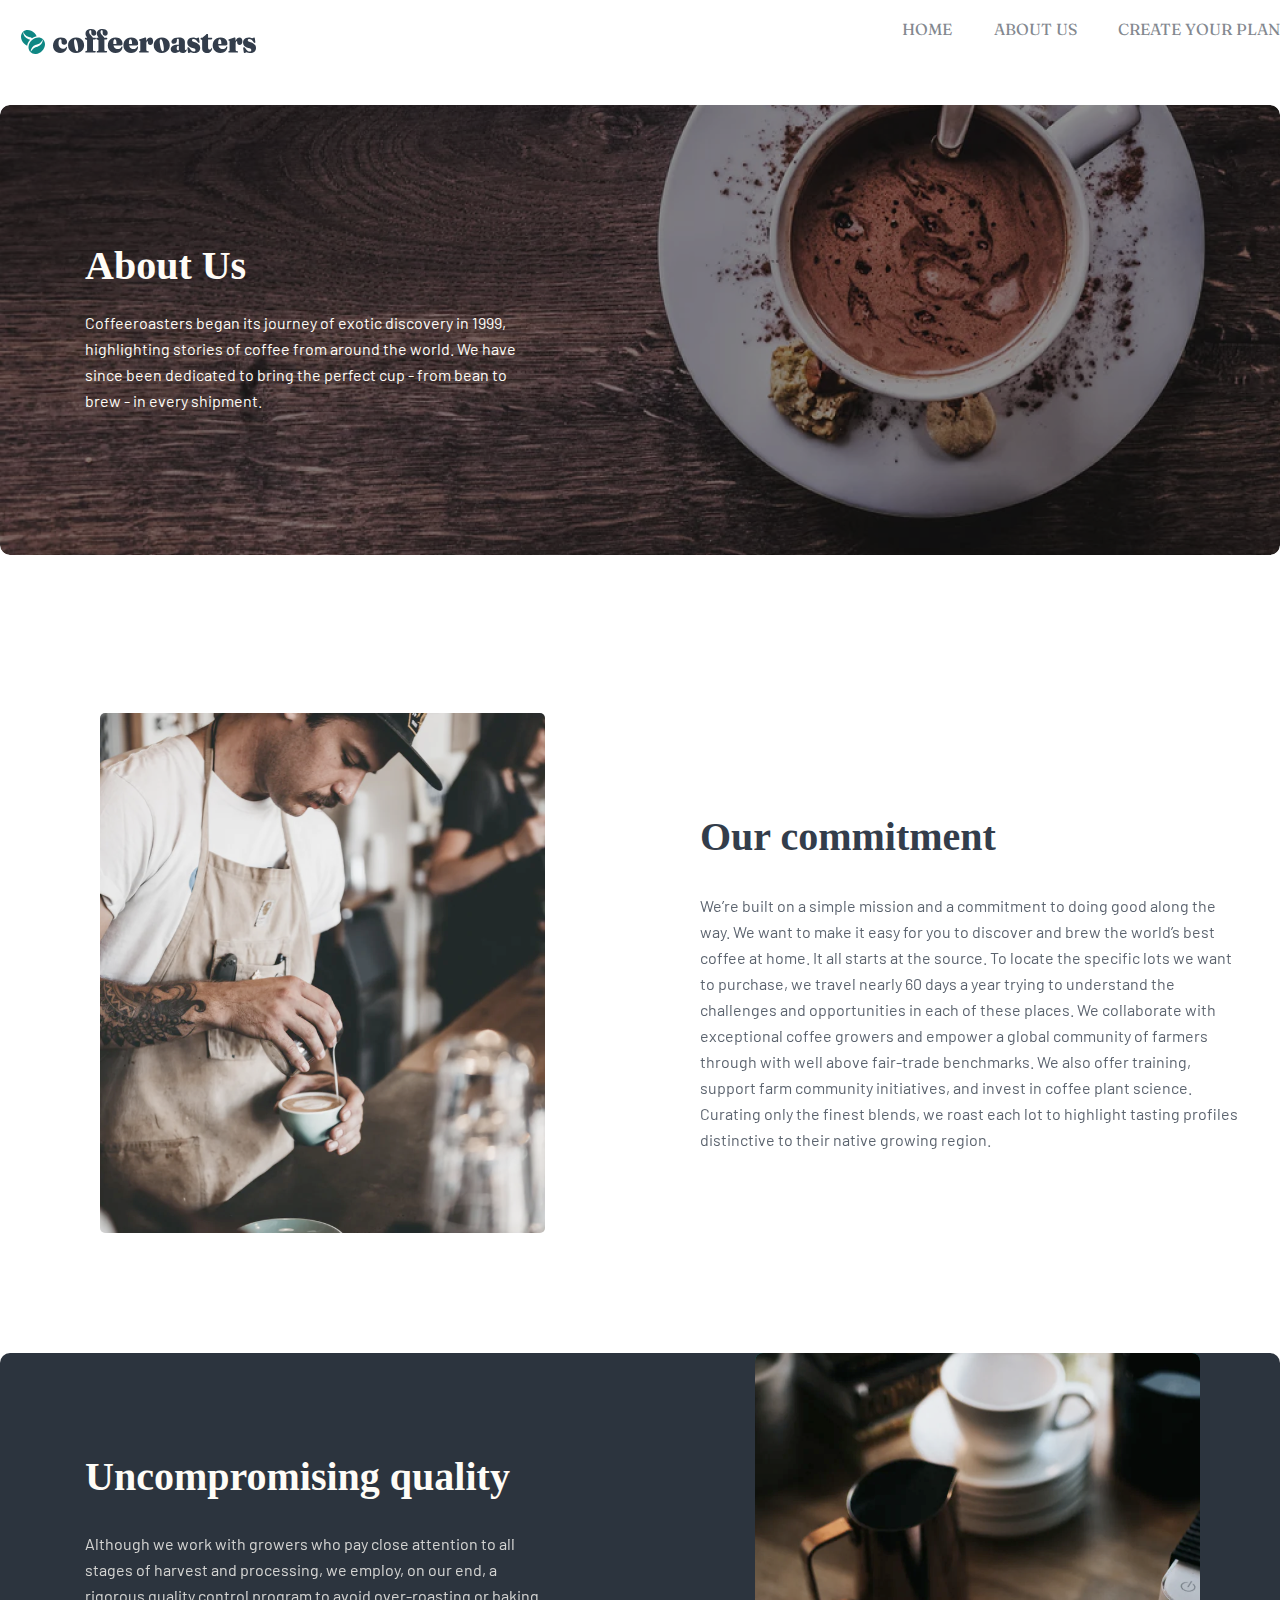
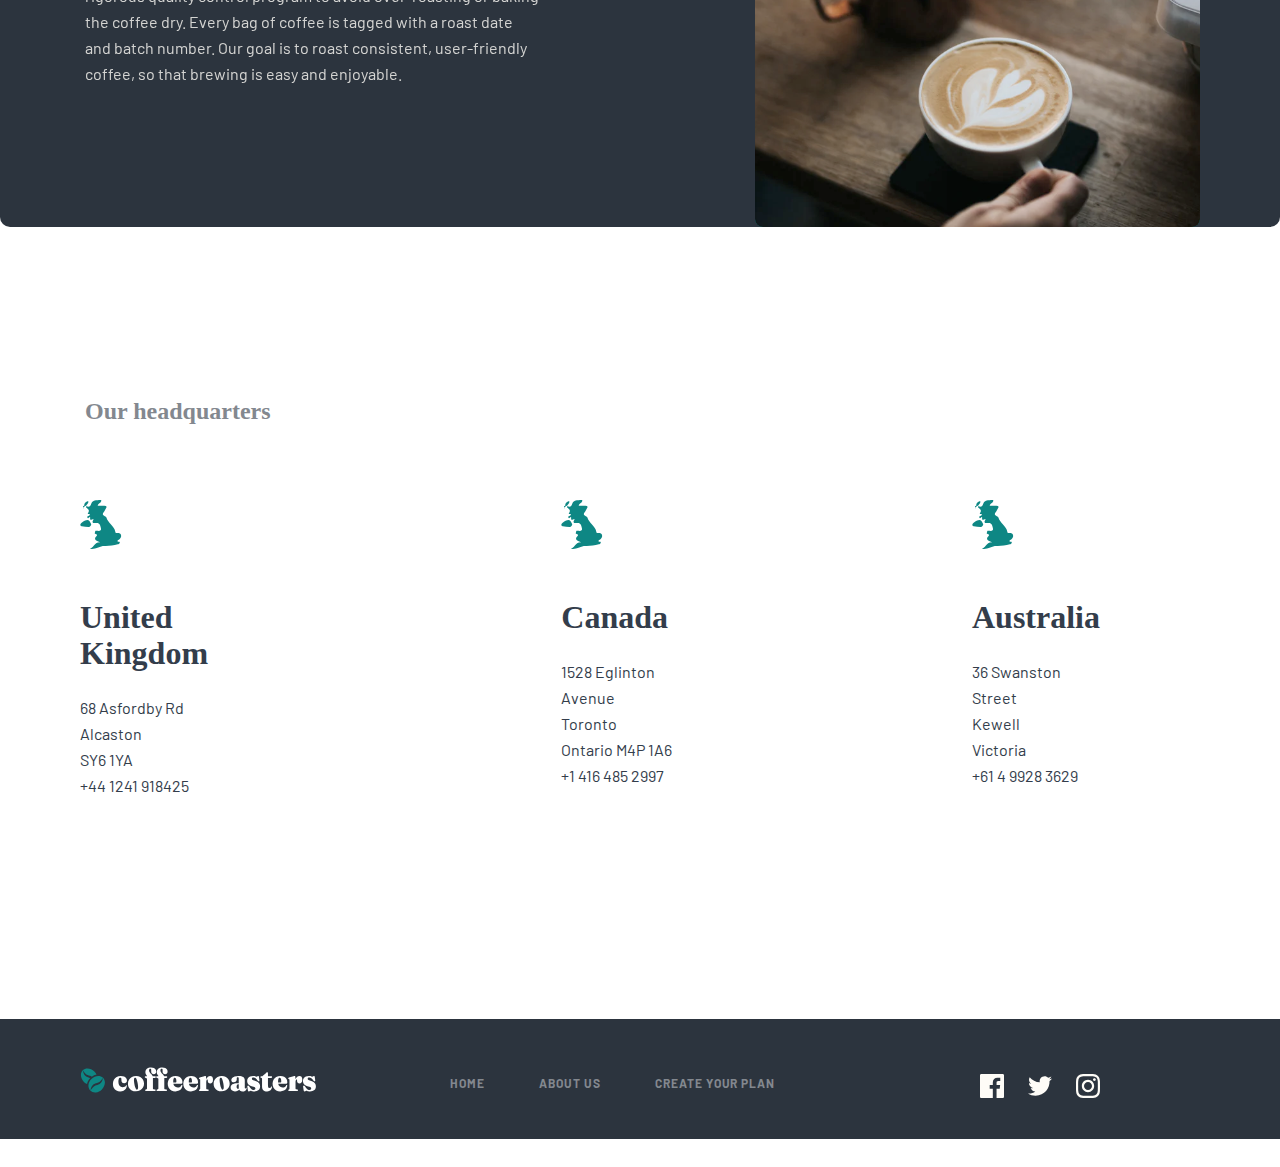
<file: aboutus.html>
<!DOCTYPE html>
<html lang="en">
  <head>
    <meta charset="UTF-8" />
    <meta http-equiv="X-UA-Compatible" content="IE=edge" />
    <meta name="viewport" content="width=device-width, initial-scale=1.0" />
    <link
      href="https://fonts.googleapis.com/css2?family=Barlow&family=Fraunces:opsz,wght@9..144,900&display=swap"
      rel="stylesheet"
    />
    <link rel="preconnect" href="https://fonts.googleapis.com" />
    <link rel="preconnect" href="https://fonts.gstatic.com" crossorigin />
    <link
      href="https://fonts.googleapis.com/css2?family=Barlow&display=swap"
      rel="stylesheet"
    />
    <link
      href="https://fonts.googleapis.com/css2?family=Barlow:wght@400;900&display=swap"
      rel="stylesheet"
    />
    <link rel="stylesheet" href="./css/style.min.css" />
    <title>ABOUT PAGE</title>
  </head>
  <style></style>
  <body>
    <!-- header start -->
    <header>
      <div class="container">
        <nav class="nav">
          <div class="nav__logo"><img src="./imgs/Group 5.svg" /></div>
          <ul class="nav__ul">
            <li class="nav__ul-li">
              <a class="li_link" href="./index.html">HOME</a>
            </li>
            <li class="nav__ul-li">
              <a class="li_link" href="./aboutus.html">ABOUT US</a>
            </li>
            <li class="nav__ul-li">
              <a class="li_link" href="./create.html">CREATE YOUR PLAN</a>
            </li>
          </ul>
        </nav>
      </div>
    </header>
    <!-- header end  -->

    <main>
      <section>
        <div class="container">
          <div class="bitmap">
            <h1>About Us</h1>
            <p>
              Coffeeroasters began its journey of exotic discovery in 1999,
              highlighting stories of coffee from around the world. We have
              since been dedicated to bring the perfect cup - from bean to brew
              - in every shipment.
            </p>
          </div>
        </div>
      </section>
      <section>
        <div class="container">
          <div class="intro-context">
            <h2>Our commitment</h2>
            <p>
              We’re built on a simple mission and a commitment to doing good
              along the way. We want to make it easy for you to discover and
              brew the world’s best coffee at home. It all starts at the source.
              To locate the specific lots we want to purchase, we travel nearly
              60 days a year trying to understand the challenges and
              opportunities in each of these places. We collaborate with
              exceptional coffee growers and empower a global community of
              farmers through with well above fair-trade benchmarks. We also
              offer training, support farm community initiatives, and invest in
              coffee plant science. Curating only the finest blends, we roast
              each lot to highlight tasting profiles distinctive to their native
              growing region.
            </p>
          </div>
          <div class="about-hero-card">
            <h2>Uncompromising quality</h2>
            <p>
              Although we work with growers who pay close attention to all
              stages of harvest and processing, we employ, on our end, a
              rigorous quality control program to avoid over-roasting or baking
              the coffee dry. Every bag of coffee is tagged with a roast date
              and batch number. Our goal is to roast consistent, user-friendly
              coffee, so that brewing is easy and enjoyable.
            </p>
          </div>
          <h2 class="about-card-h2">Our headquarters</h2>
          <div class="about-cards">
            <div class="about-card">
              <img src="./imgs/Combined Shape (4).svg" alt="" />
              <h2>United Kingdom</h2>
              <p>68 Asfordby Rd</p>
              <p>Alcaston</p>
              <p>SY6 1YA</p>
              <p>+44 1241 918425</p>
            </div>
            <div class="about-card">
              <img src="./imgs/Combined Shape (4).svg" alt="" />
              <h2>Canada</h2>
              <p>1528 Eglinton Avenue</p>
              <p>Toronto</p>
              <p>Ontario M4P 1A6</p>
              <p>+1 416 485 2997</p>
            </div>
            <div class="about-card">
              <img src="./imgs/Combined Shape (4).svg" alt="" />
              <h2>Australia</h2>
              <p>36 Swanston Street</p>
              <p>Kewell</p>
              <p>Victoria</p>
              <p>+61 4 9928 3629</p>
            </div>
          </div>
        </div>
      </section>
    </main>
    <!-- main end -->
    <!-- footer start -->
    <footer>
      <div class="container">
        <div class="footer-card">
          <img src="./imgs/Group 5 (1).svg" alt="">
          <ul class=" footer-card__ul">
            <li class="ul__li"><a href="./index.html" class="li__link">HOME</a></li>
            <li class="ul__li"><a href="./aboutus.html" class="li__link">ABOUT US</a></li>
            <li class="ul__li"><a href="./modal.html" class="li__link">CREATE YOUR PLAN</a></li>
          </ul>
          <a href=http://www.google.com/ > <img  class="footer-icon" src="./imgs/Group 20.svg" alt=""></a>
        </div>     
      </div>

    </footer>
    <!-- footer end -->
  </body>
</html>
</file>
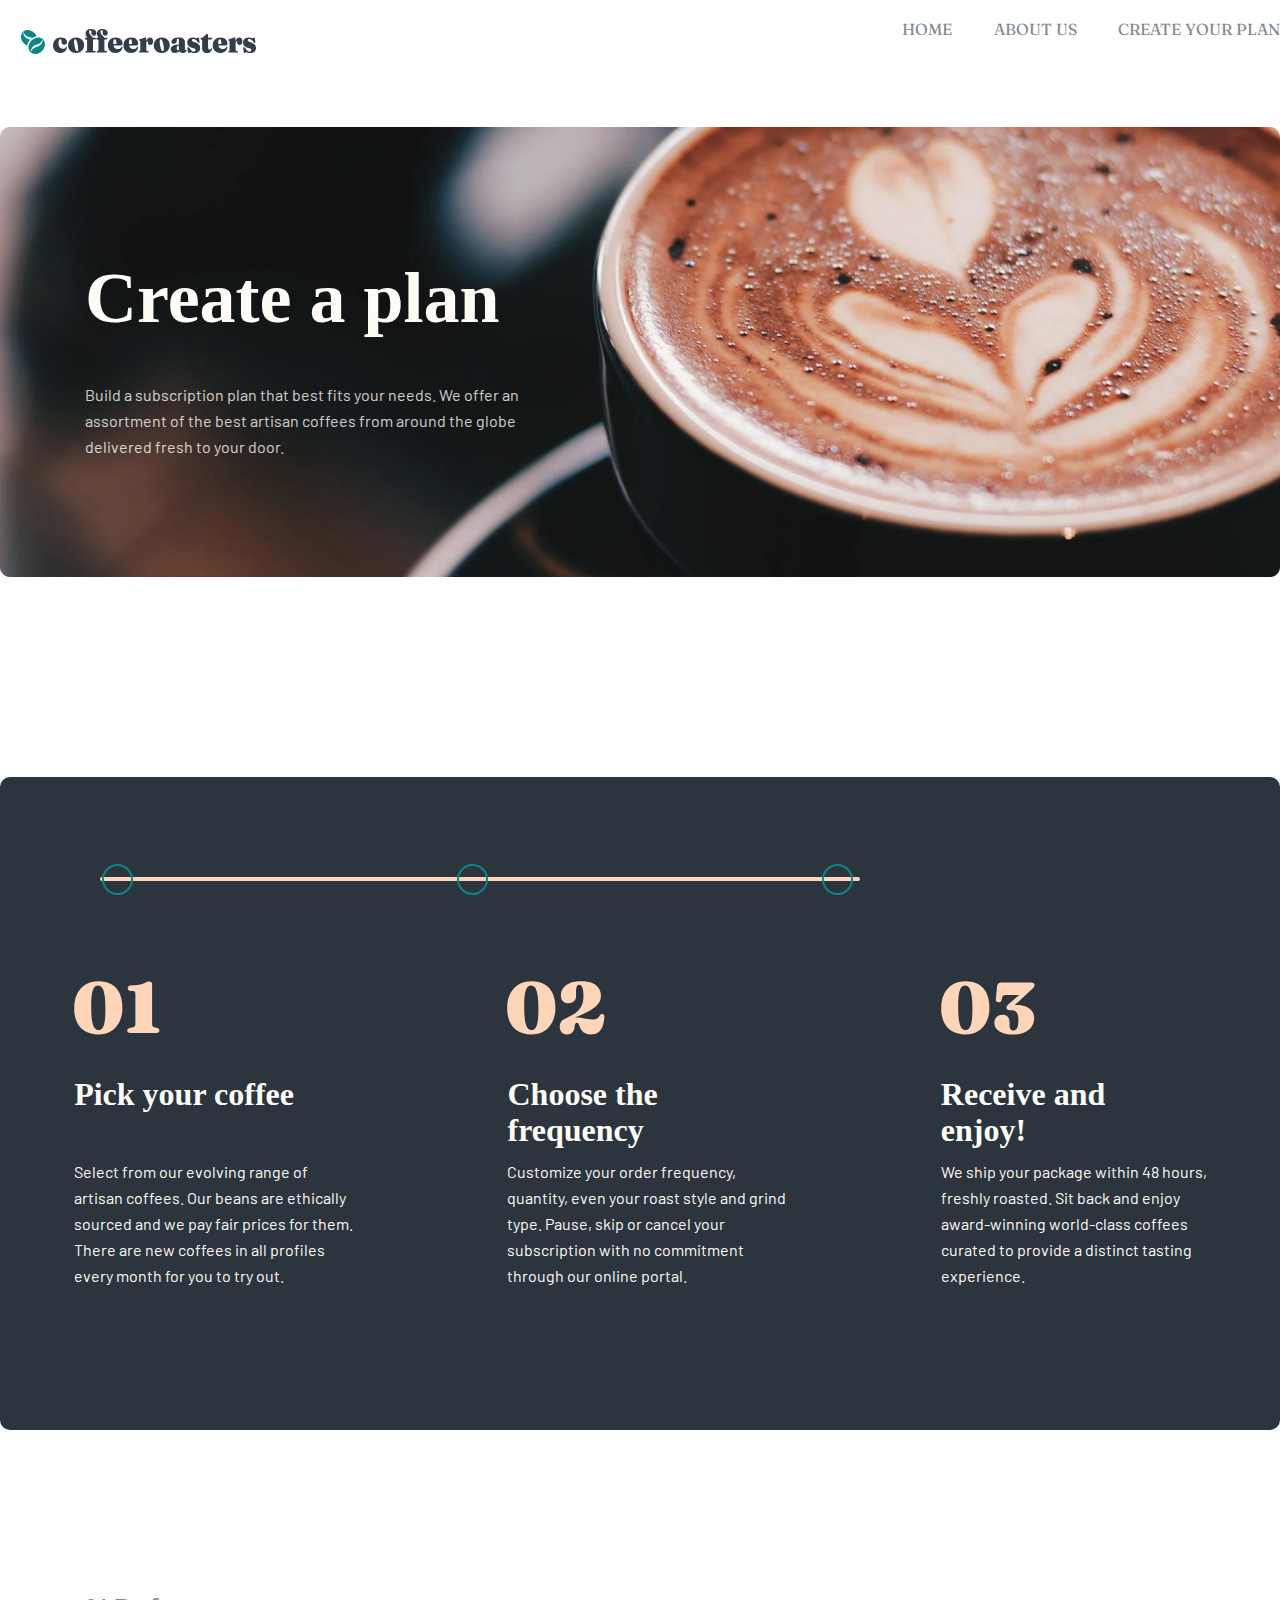
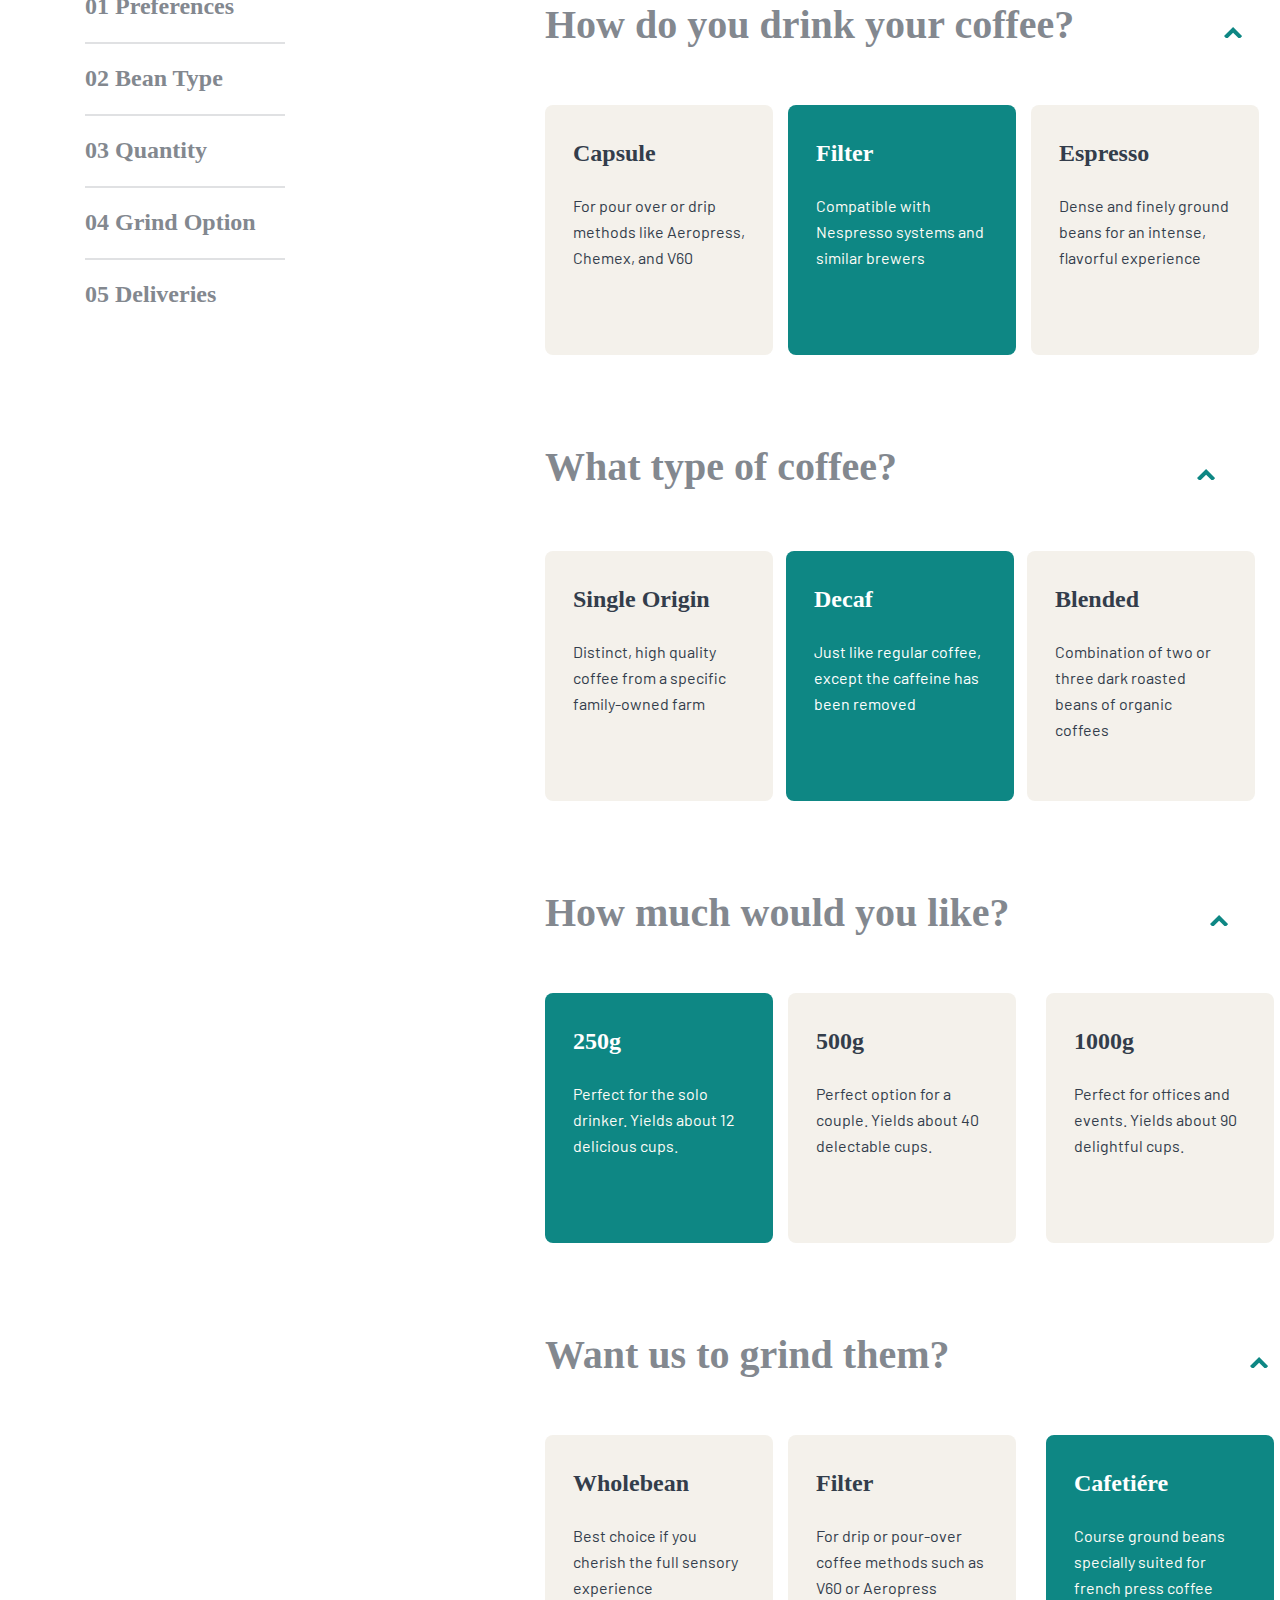
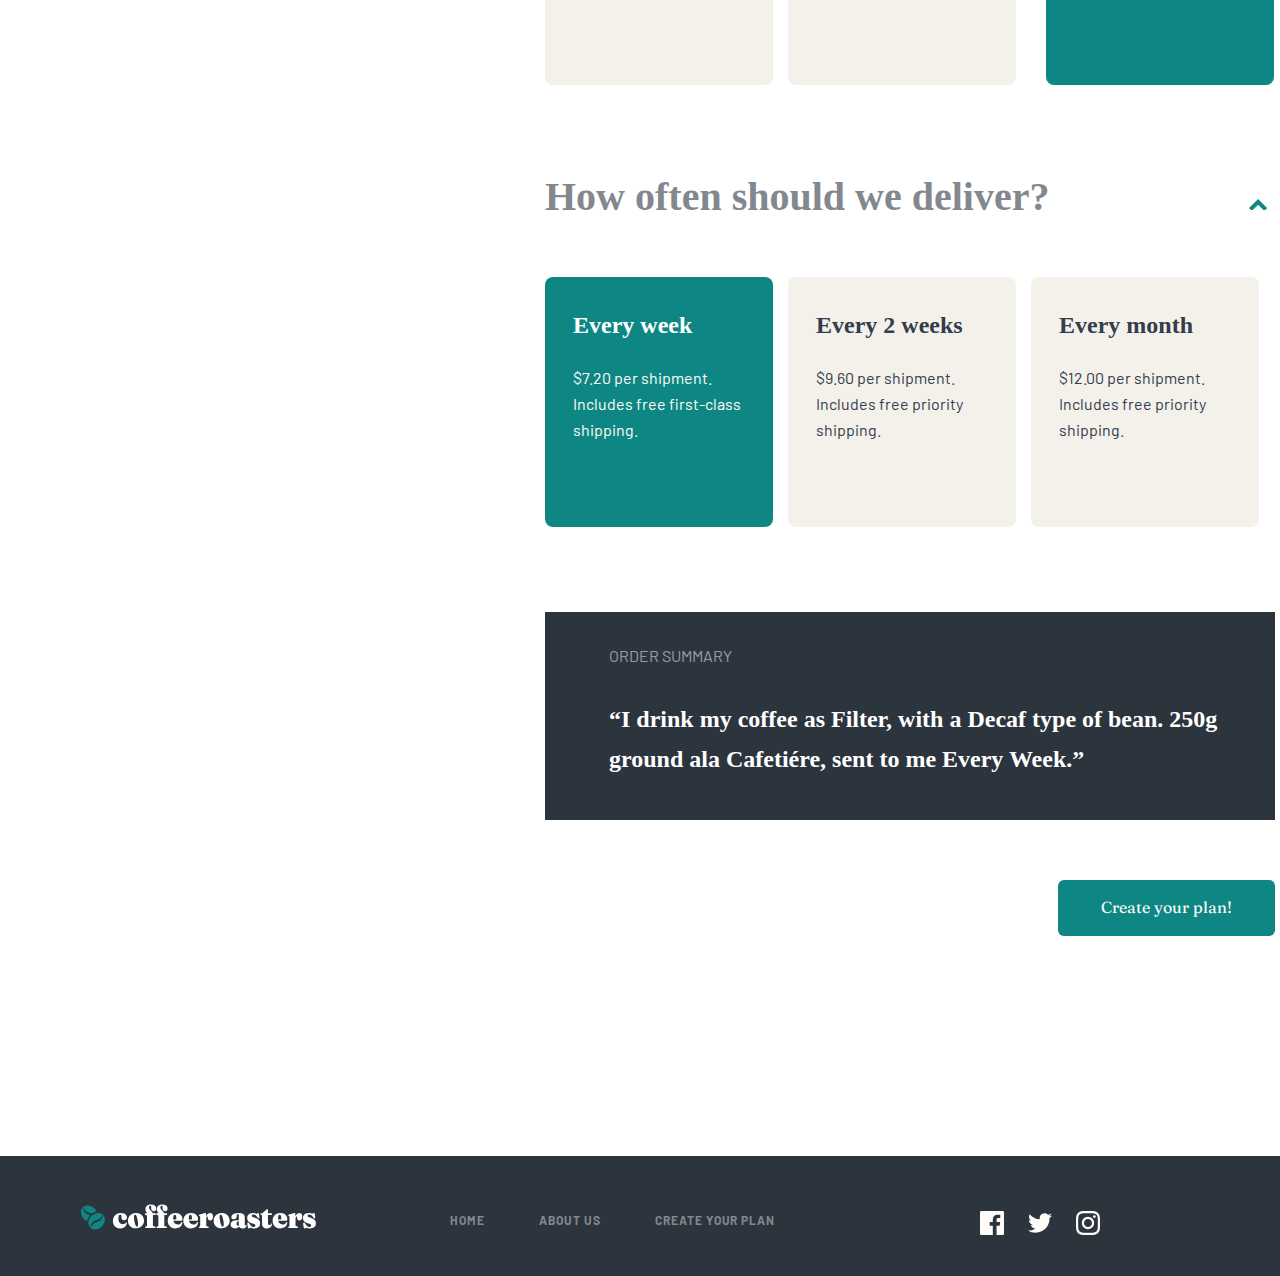
<file: create.html>
<!DOCTYPE html>
<html lang="en">
<head>
    <meta charset="UTF-8">
    <meta http-equiv="X-UA-Compatible" content="IE=edge">
    <meta name="viewport" content="width=device-width, initial-scale=1.0">
    <link
    href="https://fonts.googleapis.com/css2?family=Barlow&family=Fraunces:opsz,wght@9..144,900&display=swap"
    rel="stylesheet"
  />
  <link rel="preconnect" href="https://fonts.googleapis.com" />
  <link rel="preconnect" href="https://fonts.gstatic.com" crossorigin />
  <link
    href="https://fonts.googleapis.com/css2?family=Barlow&display=swap"
    rel="stylesheet"
  />
  <link
    href="https://fonts.googleapis.com/css2?family=Barlow:wght@400;900&display=swap"
    rel="stylesheet"
  />
  <link rel="stylesheet" href="./css/style.min.css" />
    <title>CREATE YOUR PLAN</title>
</head>
<body>
    <header>
        <div class="container">
          <nav class="nav">
            <div class="nav__logo"><img src="./imgs/Group 5.svg" /></div>
            <ul class="nav__ul">
              <li class="nav__ul-li">
                <a class="li_link" href="./index.html">HOME</a>
              </li>
              <li class="nav__ul-li">
                <a class="li_link" href="./aboutus.html">ABOUT US</a>
              </li>
              <li class="nav__ul-li">
                <a class="li_link" href="./create.html">CREATE YOUR PLAN</a>
              </li>
            </ul>
          </nav>
        </div>
      </header>
      <!-- main start -->
      <div class="create">
        <main>
          <div class="container"> <div class="bitmap_img">
            <h1>
             Create a plan
            </h1>
            <p>Build a subscription plan that best fits your needs. We offer an assortment of the best artisan coffees from around the globe delivered fresh to your door.</p>
         </div></div>
         <!-- hero start  -->
            <section>
                <div class="container">
                <div class="bg-color">
                  <div class="last-head">
                    <div class="container">
               
                   
                    <div class="last-h3">
                      <img class="oval" src="./imgs/Oval Copy.svg" alt="">
                      <img class="oval1" src="./imgs/Oval Copy.svg"" alt="">
                      <img class="oval2" src="./imgs/Oval Copy.svg"" alt="">
                    </div>
                  </></div>
                 <div class="container"> <div class="last-cards">
                  <div class="last-card">
                    <img src="./imgs/01.svg" alt="">
                    <div class="last-context1">
                     <h2>Pick your
                       coffee</h2>
                       <p>Select from our evolving range of artisan coffees. Our beans are ethically sourced and we pay fair prices for them. There are new coffees in all profiles every month for you to try out.</p>
                    </div>
                
                  </div>
                  <div class="last-card">
                    <img src="./imgs/02.svg" alt="">
                    <div class="last-context1">
                     <h2>Choose the frequency</h2>
                       <p>Customize your order frequency, quantity, even your roast style and grind type. Pause, skip or cancel your subscription with no commitment through our online portal.</p>
                    </div>
                  
                  </div>
                  <div class="last-card">
                    <img src="./imgs/03.svg" alt="">
                    <div class="last-context1">
                     <h2>Receive and enjoy!</h2>
                       <p>We ship your package within 48 hours, freshly roasted. Sit back and enjoy award-winning world-class coffees curated to provide a distinct tasting experience.</p>
                    </div>
               
                  </div>
               
               </div>
            
              </div>
                </div>
                </div>
                </div>
           </section>
           <!-- hero end -->
           <!-- middle start -->
           <section>
            <div class="container">
               <ul class="middle-ul">
                  <li class="middle-li1">01  Preferences</li>
                  <li class="middle-li">02  Bean Type</li>
                  <li class="middle-li">03  Quantity</li>
                  <li class="middle-li">04  Grind Option</li>
                  <li class="middle-li">05 Deliveries</li>
               </ul>
               <div class="middle-context">
                <div class="container">
                  <h2>How do you drink your coffee?</h2>
                </div>
                 <div class="cmiddle-cards">
                  <div class="cmiddle-card">
                    <h3>Capsule</h3>
                    <p>For pour over or drip methods like Aeropress, Chemex, and V60</p>
                  </div>
                  <div class="cmiddle-card1">
                    <h3>Filter</h3>
                    <p>Compatible with Nespresso systems and similar brewers</p>
                  </div>
                  <div class="cmiddle-card">
                    <h3>Espresso</h3>
                    <p>Dense and finely ground beans for an intense, flavorful experience</p>
                  </div>
                 </div>
               </div>
          
                <div class="cm-context-2">
                  <h2>What type of coffee?</h2>
                </div>
               <div class="cm-cards-2">
               <div class="cm-card-2">
                  <h3>Single Origin</h3>
                  <p>Distinct, high quality coffee from a specific family-owned farm</p>
               </div>
               <div class="cm-card-2-1">
                  <h3>Decaf</h3>
                  <p>Just like regular coffee, except the caffeine has been removed</p>
               </div>
               <div class="cm-card-2">
                  <h3>Blended</h3>
                  <p>Combination of two or three dark roasted beans of organic coffees</p>
               </div>
              </div>
          
                <div class="cm-context-3">
                  <h2>How much would you like?</h2>
                </div>
               <div class="cm-cards-3">
               <div class="cm-card-3-1">
                  <h3>250g</h3>
                  <p>Perfect for the solo drinker. Yields about 12 delicious cups.</p>
               </div>
               <div class="cm-card-3">
                  <h3>500g</h3>
                  <p>Perfect option for a couple. Yields about 40 delectable cups.</p>
               </div>
               <div class="cm-card-3"> 
                  <h3>1000g</h3>
                  <p>Perfect for offices and events. Yields about 90 delightful cups.</p>
               </div>
              </div>
              <div class="cm-context-4">
                <h2>Want us to grind them?</h2>
              </div> 
               <div class="cm-cards-4"> <div class="cm-card-4">
                <h3>Wholebean</h3>
                <p>Best choice if you cherish the full sensory experience</p>
             </div>      
             <div class="cm-card-4">
                <h3>Filter</h3>
                <p>For drip or pour-over coffee methods such as V60 or Aeropress</p>
             </div>      
             <div class="cm-card-4-1">
                <h3>Cafetiére</h3>
                <p>Course ground beans specially suited for french press coffee</p>
             </div>   
            </div>
              <div class="cm-context-5">
                <h2>How often should we deliver?</h2>
              </div> 
               <div class="cm-cards-5">
                 <div class="cm-card-5-1">
                <h3>Every week</h3>
                <p>$7.20 per shipment. Includes free first-class shipping.</p>
             </div>      
             <div class="cm-card-5">
                <h3>Every 2 weeks</h3>
                <p>$9.60 per shipment. Includes free priority shipping.</p>
             </div>      
             <div class="cm-card-5">
                <h3>Every month</h3>
                <p>$12.00 per shipment. Includes free priority shipping.</p>
             </div>   
            </div>
                 
            </div>
           </section>
           <!--  -->
           <!-- last section  -->
           <section>
            <div class="container">
                <div class="cl-card">
      
              <h3>Order Summary</h3>
              <p>“I drink my coffee as Filter, with a Decaf type of bean. 250g ground ala Cafetiére, sent to me Every Week.”</p>
            </div>
              <button class="cl-button"><a  href="#">Create your plan!</a></button>
           </section>
          </main>  
          <footer>
            <div class="container">
              <div class="footer-card">
                <img src="./imgs/Group 5 (1).svg" alt="">
                <ul class=" footer-card__ul">
                  <li class="ul__li"><a href="./index.html" class="li__link">HOME</a></li>
                  <li class="ul__li"><a href="./aboutus.html" class="li__link">ABOUT US</a></li>
                  <li class="ul__li"><a href="./modal.html" class="li__link">CREATE YOUR PLAN</a></li>
                </ul>
                <a href=http://www.google.com/ > <img  class="footer-icon" src="./imgs/Group 20.svg" alt=""></a>
              </div>     
            </div>
      
          </footer>
      </div>
</body>
</html>
</file>
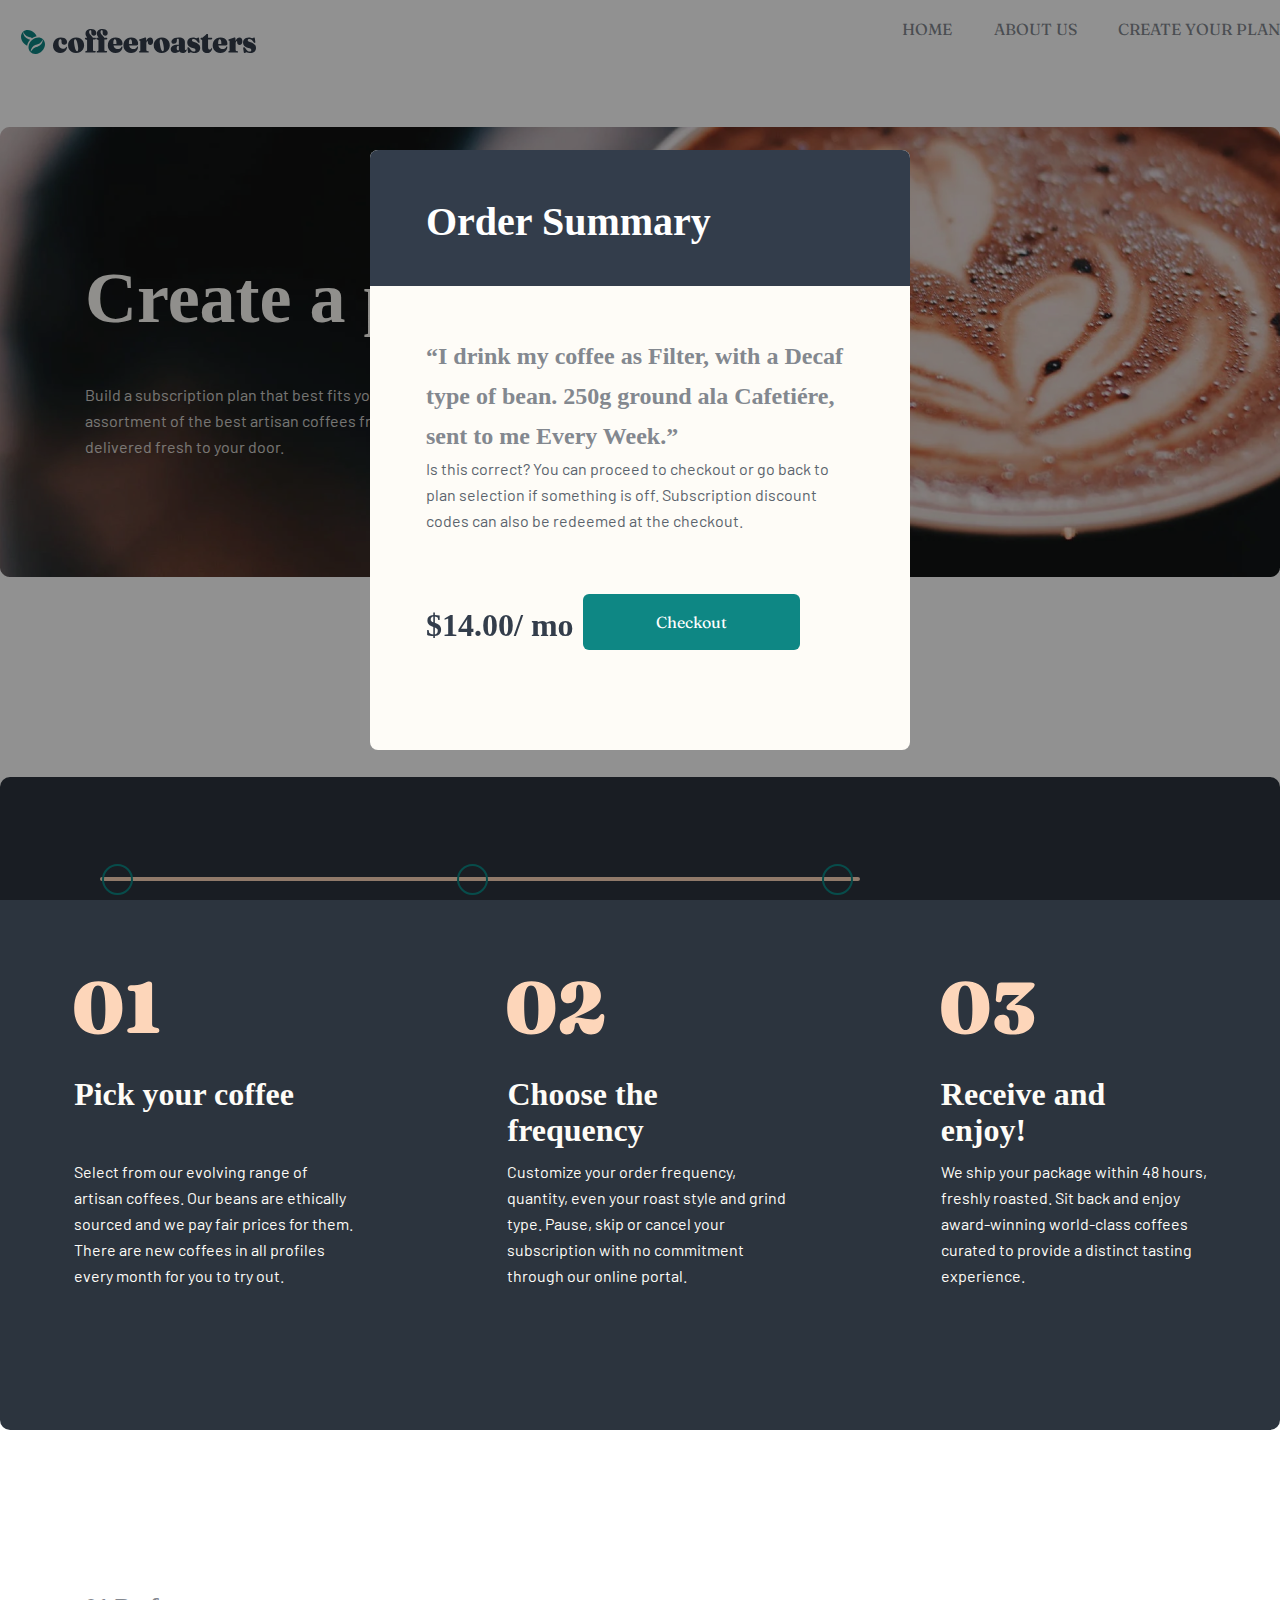
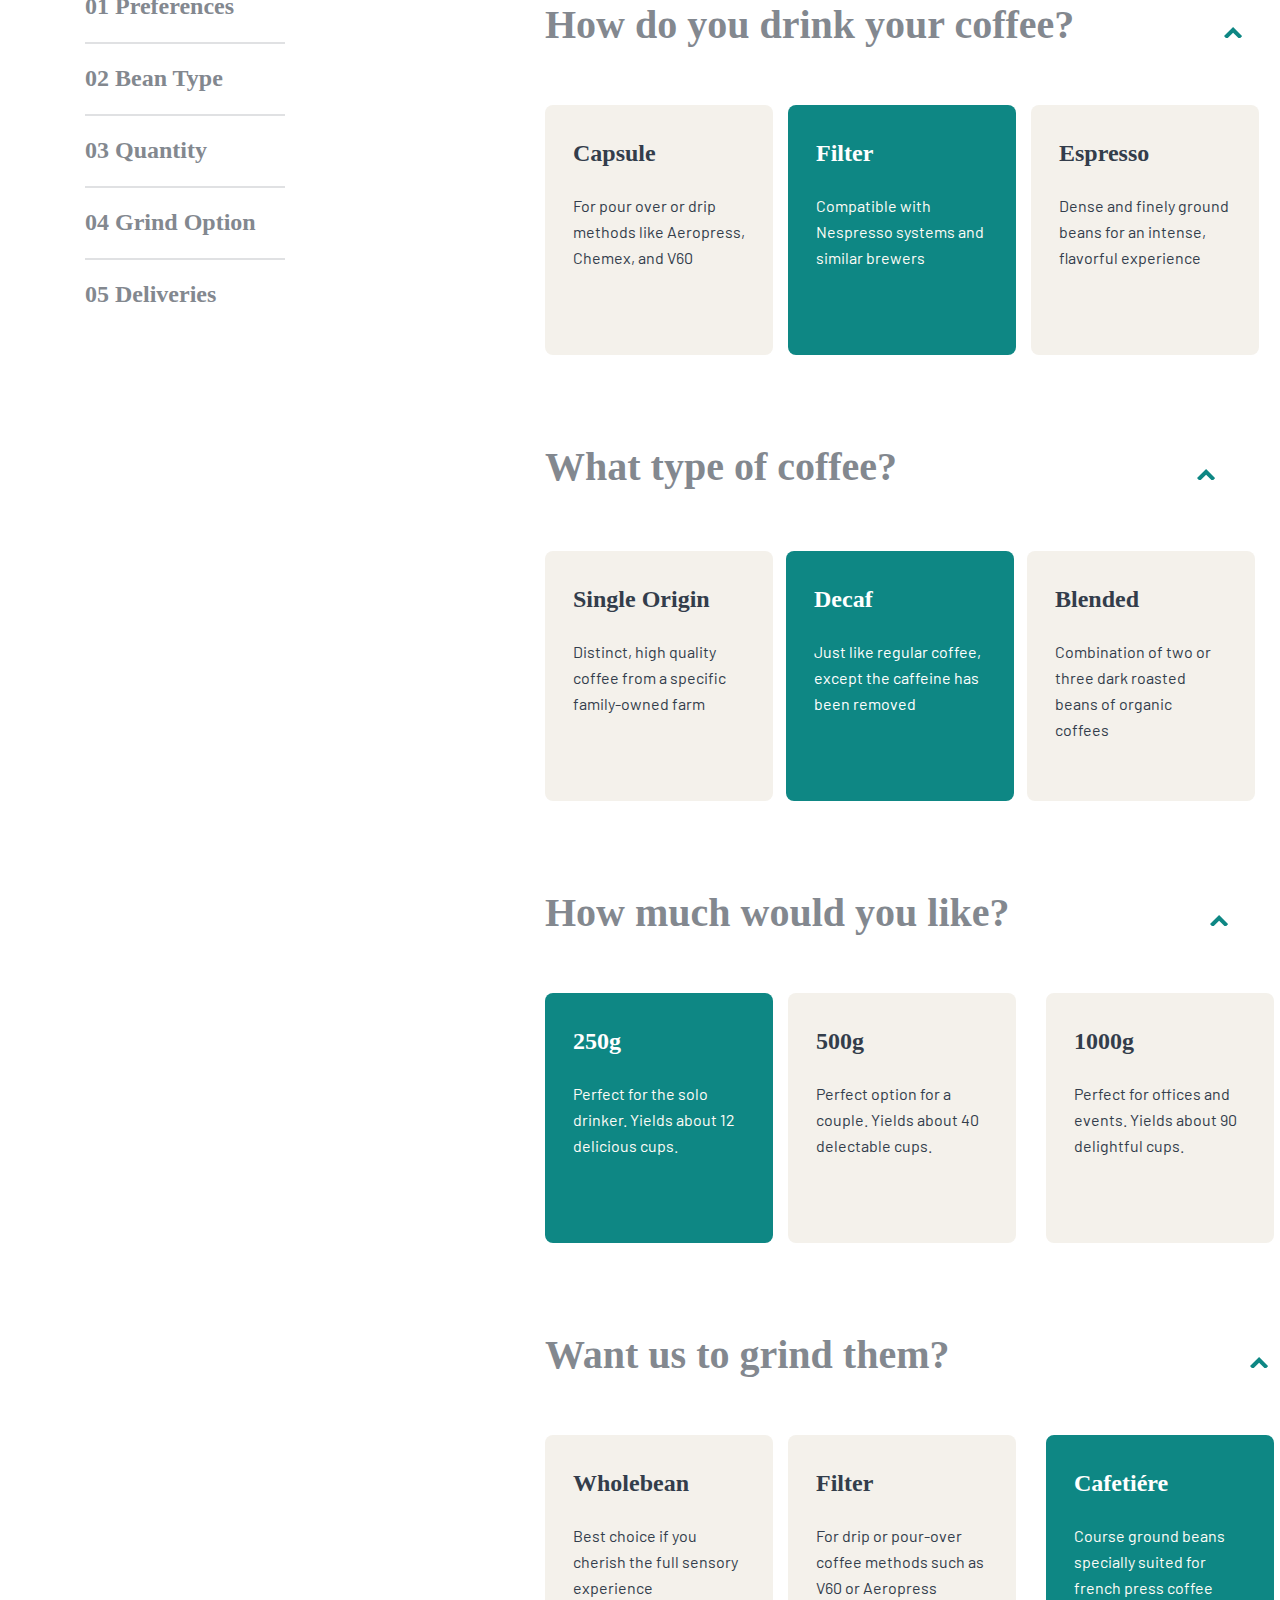
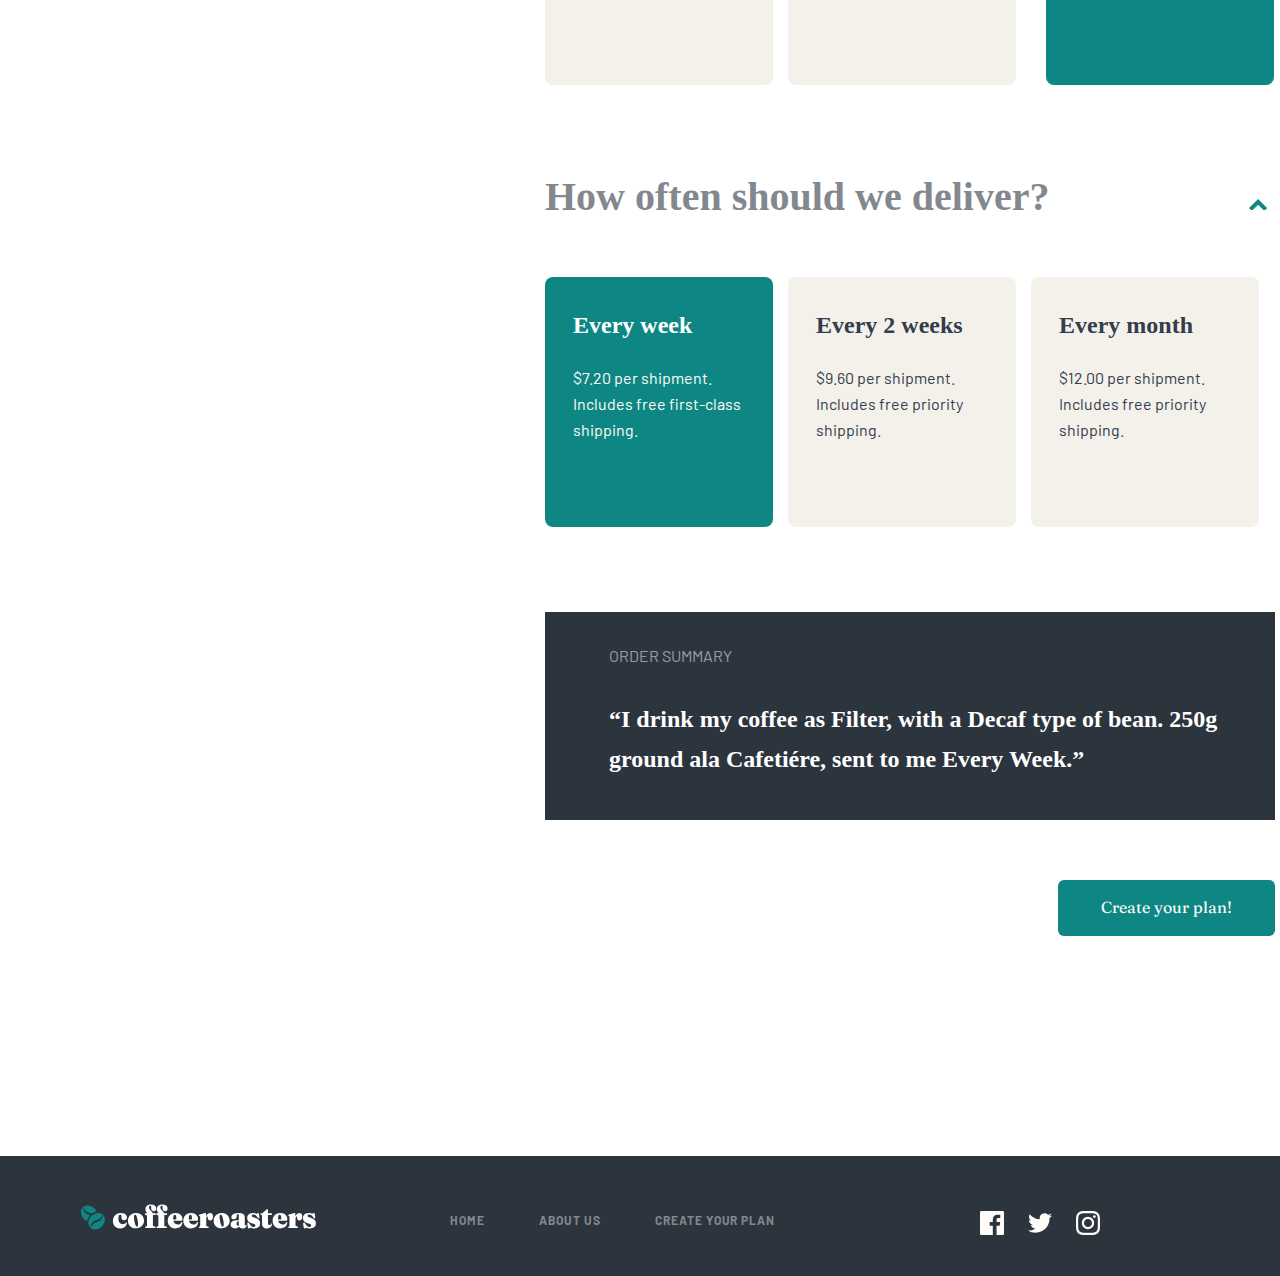
<file: modal.html>
<!DOCTYPE html>
<html lang="en">
<head>
    <meta charset="UTF-8">
    <meta http-equiv="X-UA-Compatible" content="IE=edge">
    <meta name="viewport" content="width=device-width, initial-scale=1.0">
    <link
    href="https://fonts.googleapis.com/css2?family=Barlow&family=Fraunces:opsz,wght@9..144,900&display=swap"
    rel="stylesheet"
  />
  <link rel="preconnect" href="https://fonts.googleapis.com" />
  <link rel="preconnect" href="https://fonts.gstatic.com" crossorigin />
  <link
    href="https://fonts.googleapis.com/css2?family=Barlow&display=swap"
    rel="stylesheet"
  />
  <link
    href="https://fonts.googleapis.com/css2?family=Barlow:wght@400;900&display=swap"
    rel="stylesheet"
  />
  <link rel="stylesheet" href="./css/style.min.css" />
    <title>CREATE YOUR PLAN</title>
</head>
<body>
    <header>
        <div class="container">
          <nav class="nav">
            <div class="nav__logo"><img src="./imgs/Group 5.svg" /></div>
            <ul class="nav__ul">
              <li class="nav__ul-li">
                <a class="li_link" href="./index.html">HOME</a>
              </li>
              <li class="nav__ul-li">
                <a class="li_link" href="./aboutus.html">ABOUT US</a>
              </li>
              <li class="nav__ul-li">
                <a class="li_link" href="./create.html " >CREATE YOUR PLAN</a>
              </li>
            </ul>
          </nav>
        </div>
      </header>
      
      <!-- main start -->
      <div class="create">
        <main>
          <!-- modal window -->
      <div class="modal-window">
        <div class="modal-content">
        <div class="top-card"> <h2>Order Summary</h2></div>
          <div class="bottom-card"> <h3>“I drink my coffee as Filter, with a Decaf type of bean. 250g ground ala Cafetiére, sent to me Every Week.”</h3>
            <p>Is this correct? You can proceed to checkout or go back to plan selection if something is off. Subscription discount codes can also be redeemed at the checkout. </p>
            <sub>$14.00/ mo</sub>
            <button><a href="./index.html">Checkout</a></button></div>      
        </div>
      </div>
          <div class="container"> <div class="bitmap_img">
            <h1>
             Create a plan
            </h1>
            <p>Build a subscription plan that best fits your needs. We offer an assortment of the best artisan coffees from around the globe delivered fresh to your door.</p>
         </div></div>
         <!-- hero start  -->
            <section>
                <div class="container">
                <div class="bg-color">
                  <div class="last-head">
                    <div class="container">
               
                   
                    <div class="last-h3">
                      <img class="oval" src="./imgs/Oval Copy.svg" alt="">
                      <img class="oval1" src="./imgs/Oval Copy.svg"" alt="">
                      <img class="oval2" src="./imgs/Oval Copy.svg"" alt="">
                    </div>
                  </></div>
                 <div class="container"> <div class="last-cards">
                  <div class="last-card">
                    <img src="./imgs/01.svg" alt="">
                    <div class="last-context1">
                     <h2>Pick your
                       coffee</h2>
                       <p>Select from our evolving range of artisan coffees. Our beans are ethically sourced and we pay fair prices for them. There are new coffees in all profiles every month for you to try out.</p>
                    </div>
                
                  </div>
                  <div class="last-card">
                    <img src="./imgs/02.svg" alt="">
                    <div class="last-context1">
                     <h2>Choose the frequency</h2>
                       <p>Customize your order frequency, quantity, even your roast style and grind type. Pause, skip or cancel your subscription with no commitment through our online portal.</p>
                    </div>
                  
                  </div>
                  <div class="last-card">
                    <img src="./imgs/03.svg" alt="">
                    <div class="last-context1">
                     <h2>Receive and enjoy!</h2>
                       <p>We ship your package within 48 hours, freshly roasted. Sit back and enjoy award-winning world-class coffees curated to provide a distinct tasting experience.</p>
                    </div>
               
                  </div>
               
               </div>
            
              </div>
                </div>
                </div>
                </div>
           </section>
           <!-- hero end -->
           <!-- middle start -->
           <section>
            <div class="container">
               <ul class="middle-ul">
                  <li class="middle-li1">01  Preferences</li>
                  <li class="middle-li">02  Bean Type</li>
                  <li class="middle-li">03  Quantity</li>
                  <li class="middle-li">04  Grind Option</li>
                  <li class="middle-li">05 Deliveries</li>
               </ul>
               <div class="middle-context">
                <div class="container">
                  <h2>How do you drink your coffee?</h2>
                </div>
                 <div class="cmiddle-cards">
                  <div class="cmiddle-card">
                    <h3>Capsule</h3>
                    <p>For pour over or drip methods like Aeropress, Chemex, and V60</p>
                  </div>
                  <div class="cmiddle-card1">
                    <h3>Filter</h3>
                    <p>Compatible with Nespresso systems and similar brewers</p>
                  </div>
                  <div class="cmiddle-card">
                    <h3>Espresso</h3>
                    <p>Dense and finely ground beans for an intense, flavorful experience</p>
                  </div>
                 </div>
               </div>
          
                <div class="cm-context-2">
                  <h2>What type of coffee?</h2>
                </div>
               <div class="cm-cards-2">
               <div class="cm-card-2">
                  <h3>Single Origin</h3>
                  <p>Distinct, high quality coffee from a specific family-owned farm</p>
               </div>
               <div class="cm-card-2-1">
                  <h3>Decaf</h3>
                  <p>Just like regular coffee, except the caffeine has been removed</p>
               </div>
               <div class="cm-card-2">
                  <h3>Blended</h3>
                  <p>Combination of two or three dark roasted beans of organic coffees</p>
               </div>
              </div>
          
                <div class="cm-context-3">
                  <h2>How much would you like?</h2>
                </div>
               <div class="cm-cards-3">
               <div class="cm-card-3-1">
                  <h3>250g</h3>
                  <p>Perfect for the solo drinker. Yields about 12 delicious cups.</p>
               </div>
               <div class="cm-card-3">
                  <h3>500g</h3>
                  <p>Perfect option for a couple. Yields about 40 delectable cups.</p>
               </div>
               <div class="cm-card-3"> 
                  <h3>1000g</h3>
                  <p>Perfect for offices and events. Yields about 90 delightful cups.</p>
               </div>
              </div>
              <div class="cm-context-4">
                <h2>Want us to grind them?</h2>
              </div> 
               <div class="cm-cards-4"> <div class="cm-card-4">
                <h3>Wholebean</h3>
                <p>Best choice if you cherish the full sensory experience</p>
             </div>      
             <div class="cm-card-4">
                <h3>Filter</h3>
                <p>For drip or pour-over coffee methods such as V60 or Aeropress</p>
             </div>      
             <div class="cm-card-4-1">
                <h3>Cafetiére</h3>
                <p>Course ground beans specially suited for french press coffee</p>
             </div>   
            </div>
              <div class="cm-context-5">
                <h2>How often should we deliver?</h2>
              </div> 
               <div class="cm-cards-5">
                 <div class="cm-card-5-1">
                <h3>Every week</h3>
                <p>$7.20 per shipment. Includes free first-class shipping.</p>
             </div>      
             <div class="cm-card-5">
                <h3>Every 2 weeks</h3>
                <p>$9.60 per shipment. Includes free priority shipping.</p>
             </div>      
             <div class="cm-card-5">
                <h3>Every month</h3>
                <p>$12.00 per shipment. Includes free priority shipping.</p>
             </div>   
            </div>
                 
            </div>
           </section>
           <!--  -->
           <!-- last section  -->
           <section>
            <div class="container">
                <div class="cl-card">
      
              <h3>Order Summary</h3>
              <p>“I drink my coffee as Filter, with a Decaf type of bean. 250g ground ala Cafetiére, sent to me Every Week.”</p>
            </div>
              <button class="cl-button"><a  href="#">Create your plan!</a></button>
           </section>
          </main>  
          <footer>
            <div class="container">
              <div class="footer-card">
                <img src="./imgs/Group 5 (1).svg" alt="">
                <ul class=" footer-card__ul">
                  <li class="ul__li"><a href="#" class="li__link">HOME</a></li>
                  <li class="ul__li"><a href="./aboutus.html" class="li__link">ABOUT US</a></li>
                  <li class="ul__li"><a href="./create.html" class="li__link">CREATE YOUR PLAN</a></li>
                </ul>
                <a href=http://www.google.com/ > <img  class="footer-icon" src="./imgs/Group 20.svg" alt=""></a>
              </div>     
            </div>
      
          </footer>
      </div>
</body>
</html>
</file>
<file: css/style.min.css>
/*! normalize.css v8.0.1 | MIT License | github.com/necolas/normalize.css */html{line-height:1.15;-webkit-text-size-adjust:100%}body{margin:0}main{display:block}h1{font-size:2em;margin:.67em 0}hr{box-sizing:content-box;height:0;overflow:visible}pre{font-family:monospace,monospace;font-size:1em}a{background-color:rgba(0,0,0,0)}abbr[title]{border-bottom:none;text-decoration:underline;-webkit-text-decoration:underline dotted;text-decoration:underline dotted}b,strong{font-weight:bolder}code,kbd,samp{font-family:monospace,monospace;font-size:1em}small{font-size:80%}sub,sup{font-size:75%;line-height:0;position:relative;vertical-align:baseline}sub{bottom:-0.25em}sup{top:-0.5em}img{border-style:none}button,input,optgroup,select,textarea{font-family:inherit;font-size:100%;line-height:1.15;margin:0}button,input{overflow:visible}button,select{text-transform:none}button,[type=button],[type=reset],[type=submit]{-webkit-appearance:button}button::-moz-focus-inner,[type=button]::-moz-focus-inner,[type=reset]::-moz-focus-inner,[type=submit]::-moz-focus-inner{border-style:none;padding:0}button:-moz-focusring,[type=button]:-moz-focusring,[type=reset]:-moz-focusring,[type=submit]:-moz-focusring{outline:1px dotted ButtonText}fieldset{padding:.35em .75em .625em}legend{box-sizing:border-box;color:inherit;display:table;max-width:100%;padding:0;white-space:normal}progress{vertical-align:baseline}textarea{overflow:auto}[type=checkbox],[type=radio]{box-sizing:border-box;padding:0}[type=number]::-webkit-inner-spin-button,[type=number]::-webkit-outer-spin-button{height:auto}[type=search]{-webkit-appearance:textfield;outline-offset:-2px}[type=search]::-webkit-search-decoration{-webkit-appearance:none}::-webkit-file-upload-button{-webkit-appearance:button;font:inherit}details{display:block}summary{display:list-item}template{display:none}[hidden]{display:none}*{margin:0;padding:0;box-sizing:border-box}.container{width:1300px;margin:0 auto;position:relative}body{font-family:"Barlow",sans-serif;font-family:"Fraunces",serif}header{width:100%}.nav{width:100%;padding:20px;display:flex;justify-content:space-between;vertical-align:middle}.nav__logo{margin-top:8px}.nav__ul{display:flex;justify-content:space-between;width:30%}.nav__ul-li{list-style-type:none}.nav__ul-li .li_link{color:#83888f;list-style-type:none;text-decoration:none}.nav__ul-li .li_link:hover{color:#333d4b;list-style-type:none;text-decoration:none}.nav__ul-li:hover{cursor:pointer}@media only screen and (max-width: 480px){header{width:100%}.nav{width:100%;padding:20px;display:flex;justify-content:space-between;vertical-align:middle}.nav__logo{margin-top:8px;margin-left:10px}.nav__ul{display:none;justify-content:space-between;width:30%}.nav__ul-li{list-style-type:none}.nav__ul-li .li_link{color:#83888f;list-style-type:none;text-decoration:none}.nav__ul-li .li_link:hover{color:#333d4b;list-style-type:none;text-decoration:none}.nav__ul-li:hover{cursor:pointer}}.bitmap-img{background-image:url(../imgs/Bitmap.png);width:1280px;height:600px}.bitmap-img h1{height:145px;width:493px;padding-top:115px;margin-left:85px;font-family:"Fraunces 9pt";font-style:normal;font-weight:900;font-size:72px;line-height:72px;color:#fefcf7}.bitmap-img p{width:445px;height:78px;padding-top:115px;margin-left:85px;font-family:"Barlow";font-style:normal;font-weight:400;font-size:16px;line-height:26px;color:#fefcf7;mix-blend-mode:normal;opacity:.8}.bitmap-img button{margin-top:120px;margin-left:85px;width:217px;height:56px;background-color:#0e8784;border-radius:6px}.bitmap-img a{font-family:"Fraunces 9pt";font-style:normal;font-weight:900;font-size:18px;line-height:25px;text-align:center;color:#fefcf7;text-decoration:none}.bitmap-img button:hover{color:#fefcf7;background-color:#66d2cf}.bitmap-img button:active{background:#e2dedb;border-radius:6px}.group-13photo{background-image:url(../imgs/Group\ 13.png);width:1111px;height:196px;margin-left:100px}.hero-cards{display:flex;justify-content:space-evenly;margin-bottom:188.45px}.hero-card{margin-top:-70px;margin-left:-50px;width:200px}.hero-card h2{margin-top:70px;font-family:"Fraunces 9pt";font-style:normal;font-weight:900;font-size:24px;line-height:32px;color:#333d4b;margin-left:45px;text-align:center}.hero-card p{font-family:"Barlow";font-style:normal;width:255px;height:78px;font-weight:400;font-size:16px;line-height:26px;text-align:center;color:#333d4b}.middle-huge-card{position:relative;width:1280px;height:577px;background-color:#23282f;border-radius:5px}.middle-huge-card h2{position:absolute;height:48px;left:35.54%;right:25%;top:calc(50% - 24px - 56px);font-family:"Fraunces 9pt";font-style:normal;font-weight:900;font-size:40px;line-height:48px;color:#fefcf7}.middle-huge-card p{position:absolute;width:540px;height:80px;text-align:justify;left:25%;right:50%;top:50%;bottom:0%;font-family:"Barlow";font-style:normal;font-weight:400;font-size:16px;line-height:26px;text-align:center;color:#fefcf7;mix-blend-mode:normal;opacity:.8}.middle-cards{display:flex;position:relative;margin-bottom:500px}.middle-card{position:absolute;width:350px;height:382px;left:80px;top:-120px;background:#0e8784;border-radius:10px}.middle-card img{position:absolute;left:130px;top:72px}.middle-card h2{position:absolute;height:32px;left:0%;right:0%;top:60%;font-family:"Fraunces 9pt";font-style:normal;font-weight:900;font-size:24px;line-height:32px;text-align:center;color:#fefcf7}.middle-card p{position:absolute;left:10%;right:0%;top:70%;bottom:0%;font-family:"Barlow";width:255px;height:78px;font-weight:400;font-size:16px;line-height:26px;text-align:center;color:#fefcf7}.middle-card1{position:absolute;width:350px;height:382px;left:480px;top:-120px;background:#0e8784;border-radius:10px}.middle-card1 img{position:absolute;left:130px;top:72px}.middle-card1 h2{position:absolute;height:32px;left:0%;right:0%;top:60%;font-family:"Fraunces 9pt";font-style:normal;font-weight:900;font-size:24px;line-height:32px;text-align:center;color:#fefcf7}.middle-card1 p{position:absolute;left:10%;right:0%;top:70%;bottom:0%;font-family:"Barlow";width:255px;height:78px;font-weight:400;font-size:16px;line-height:26px;text-align:center;color:#fefcf7}.middle-card2{position:absolute;width:350px;height:382px;left:880px;top:-120px;background:#0e8784;border-radius:10px}.middle-card2 img{position:absolute;left:130px;top:72px}.middle-card2 h2{position:absolute;height:32px;left:0%;right:0%;top:60%;font-family:"Fraunces 9pt";font-style:normal;font-weight:900;font-size:24px;line-height:32px;text-align:center;color:#fefcf7}.middle-card2 p{position:absolute;left:10%;right:0%;top:70%;bottom:0%;font-family:"Barlow";width:255px;height:78px;font-weight:400;font-size:16px;line-height:26px;text-align:center;color:#fefcf7}.last-h2{margin-left:100px;margin-bottom:90px;font-family:"Fraunces 9pt";font-weight:900;font-size:24px;line-height:32px;color:#83888f;margin-bottom:60px}.last-h3{margin-left:100px;width:760px;height:1px;border:2px solid #fdd6ba;background:#fdd6ba;border-radius:5px;margin-bottom:100px}.oval{position:relative;top:-15px}.oval1{position:relative;top:-15px;margin-left:320px}.oval2{position:relative;top:-15px;margin-left:330px}.last-cards{display:flex;justify-content:space-around}.last-card{width:285px;height:355px}.last-card img{margin-bottom:38px}.last-context h2{width:255px;height:73px;font-family:"Fraunces 9pt";font-style:normal;font-weight:900;font-size:32px;line-height:36px;color:#333d4b;margin-bottom:10px}.last-context p{font-family:"Barlow";font-style:normal;font-weight:400;font-size:16px;line-height:26px;color:#333d4b}.last-card button{margin-top:64px;width:217px;height:56px;background-color:#0e8784;border-radius:6px;border:none}.last-card a{font-family:"Fraunces 9pt";font-style:normal;font-weight:900;font-size:18px;line-height:25px;text-align:center;color:#fefcf7;text-decoration:none}.last-card button:hover{color:#fefcf7;background-color:#66d2cf}.last-card button:active{background:#e2dedb;border-radius:6px}footer{background:#2c343e}.footer-card{margin-top:220px;width:100%;height:120px}.footer-card img{margin-top:48px;margin-left:80px}.footer-card__ul{margin-top:-20px;margin-left:450px;display:flex;justify-content:space-between;width:25%;list-style-type:none}.ul__li{font-family:"Barlow";font-style:normal;font-weight:700;font-size:12px;line-height:15px;letter-spacing:.923077px}.li__link{color:#83888f;text-decoration:none}.footer-icon{top:-65px;position:relative;left:900px}.bitmap{background-image:url(../../imgs/Bitmap\ \(5\).png);width:1280px;height:450px;border-color:#a2a2a2;border-radius:10px}.bitmap h1{padding-top:137px;padding-left:85px;font-family:"Fraunces 9pt";font-style:normal;font-weight:900;font-size:40px;line-height:48px;color:#fefcf7;margin-bottom:20px}.bitmap p{width:445px;height:104px;margin-left:85px;font-family:"Barlow";font-style:normal;font-weight:400;font-size:16px;line-height:26px;color:#fefcf7}.intro-context{margin-top:258px;margin-left:700px;margin-bottom:200px}.intro-context::before{content:"";position:absolute;top:-100px;left:100px;background-image:url(../../imgs/Bitmap\ \(1\).svg);width:445px;height:520px;display:block;border-radius:5px}.intro-context h2{font-family:"Fraunces 9pt";font-style:normal;font-weight:900;font-size:40px;line-height:48px;color:#333d4b;margin-bottom:32px}.intro-context p{width:540px;height:260px;font-family:"Barlow";font-style:normal;font-weight:400;font-size:16px;line-height:26px;color:#333d4b;mix-blend-mode:normal;opacity:.8}.about-hero-card{width:1280px;height:474px;background:#2c343e;border-radius:10px}.about-hero-card::after{content:"";position:absolute;margin-top:-278px;right:100px;background-image:url(../../imgs/Bitmap\ \(3\).svg);width:445px;height:474px;display:block}.about-hero-card h2{padding-top:100px;padding-left:85px;font-family:"Fraunces 9pt";font-style:normal;font-weight:900;font-size:40px;line-height:48px;color:#fefcf7}.about-hero-card p{padding-top:30px;padding-left:85px;width:540px;height:130px;font-family:"Barlow";font-style:normal;font-weight:400;font-size:16px;line-height:26px;color:#fefcf7;mix-blend-mode:normal;opacity:.8}.about-card-h2{margin-top:168px;padding-left:85px;font-family:"Fraunces 9pt";font-style:normal;font-weight:900;font-size:24px;line-height:32px;color:#83888f}.about-cards{display:flex;justify-content:space-evenly}.about-card{margin-right:200px}.about-card img{margin-top:72px;margin-left:80px}.about-card h2{margin-top:45px;margin-left:80px;font-family:"Fraunces 9pt";font-style:normal;font-weight:900;font-size:32px;line-height:36px;color:#333d4b;margin-bottom:24px}.about-card p{margin-left:80px;font-family:"Barlow";font-style:normal;font-weight:400;font-size:16px;line-height:26px;color:#333d4b}.create{overflow:hidden}.bitmap_img{background-image:url(../../imgs/Bitmap\ \(6\).png);width:1280px;height:450px;margin-bottom:200px}.bitmap_img h1{font-family:"Fraunces 9pt";font-style:normal;font-weight:900;font-size:72px;line-height:72px;color:#fefcf7;padding-top:135px;padding-left:85px}.bitmap_img p{width:445px;height:78px;margin-left:85px;font-family:"Barlow";font-style:normal;font-weight:400;font-size:16px;line-height:26px;color:#fefcf7;mix-blend-mode:normal;opacity:.8}.bg-color{width:1280px;height:653px;background:#2c343e;border-radius:10px}.last-head{padding-top:100px}.last-h3{margin-left:100px;width:760px;height:1px;border:2px solid #fdd6ba;background:#fdd6ba;border-radius:5px;margin-bottom:100px}.oval{position:relative;top:-15px}.oval1{position:relative;top:-15px;margin-left:320px}.oval2{position:relative;top:-15px;margin-left:330px}.last-cards{display:flex;justify-content:space-around}.last-card{width:285px;height:355px}.last-card img{margin-bottom:38px}.last-context1 h2{width:255px;height:73px;font-family:"Fraunces 9pt";font-style:normal;font-weight:900;font-size:32px;line-height:36px;color:#fefcf7;margin-bottom:10px}.last-context1 p{font-family:"Barlow";font-style:normal;font-weight:400;font-size:16px;line-height:26px;color:#fefcf7}.middle-ul{margin-top:160px;margin-left:85px;height:356px;list-style-type:none}.middle-li{margin-top:40px;font-family:"Fraunces 9pt";font-style:normal;font-weight:900;font-size:24px;line-height:32px;color:#83888f}.middle-li1{font-family:"Fraunces 9pt";font-style:normal;font-weight:900;font-size:24px;line-height:32px;color:#83888f}.middle-li:hover{font-family:"Fraunces 9pt";font-style:normal;font-weight:900;font-size:24px;line-height:32px;color:#333d4b}.middle-li1:hover{font-family:"Fraunces 9pt";font-style:normal;font-weight:900;font-size:24px;line-height:32px;color:#333d4b}.middle-li:active{font-family:"Fraunces 9pt";font-style:normal;font-weight:900;font-size:24px;line-height:32px;color:#0e8784}.middle-li1:active{font-family:"Fraunces 9pt";font-style:normal;font-weight:900;font-size:24px;line-height:32px;color:#0e8784}.middle-li::before{content:"";margin-top:-20px;position:absolute;width:200px;height:2px;background:#83888f;mix-blend-mode:normal;opacity:.25}.middle-context{margin-top:-345px;margin-left:545px;display:block}.middle-context h2{font-family:"Fraunces 9pt";font-style:normal;font-weight:900;font-size:40px;line-height:48px;color:#83888f}.middle-context h2::after{content:"";margin-left:150px;background-image:url(../../imgs/Path\ 2.svg);display:inline-block;width:18px;height:11px}.cmiddle-cards{display:flex;margin-top:56px}.cmiddle-card:hover{background:#fdd6ba;border-radius:8px}.cmiddle-card1:hover{background:#fdd6ba;border-radius:8px}.cmiddle-card{position:relative;width:228px;height:250px;background:#f4f1eb;border-radius:8px}.cmiddle-card h3{padding-top:32px;margin-left:28px;font-family:"Fraunces 9pt";font-style:normal;font-weight:900;font-size:24px;line-height:32px;color:#333d4b}.cmiddle-card p{width:172px;height:78px;padding-top:24px;margin-left:28px;font-family:"Barlow";font-style:normal;font-weight:400;font-size:16px;line-height:26px;color:#333d4b}.cmiddle-card1{position:relative;width:228px;height:250px;background:#0e8784;border-radius:8px;margin-left:15px;margin-right:15px}.cmiddle-card1 h3{padding-top:32px;margin-left:28px;font-family:"Fraunces 9pt";font-style:normal;font-weight:900;font-size:24px;line-height:32px;color:#fff}.cmiddle-card1 p{width:172px;height:78px;padding-top:24px;margin-left:28px;font-family:"Barlow";font-style:normal;font-weight:400;font-size:16px;line-height:26px;color:#fefcf7}.cm-context-2 h2{margin-top:88px;margin-left:545px;font-family:"Fraunces 9pt";font-style:normal;font-weight:900;font-size:40px;line-height:48px;color:#83888f}.cm-context-2 h2::after{content:"";margin-left:300px;background-image:url(../../imgs/Path\ 2.svg);display:inline-block;width:18px;height:11px}.cm-cards-2{margin-top:60px;display:flex;margin-left:545px}.cm-card-2:hover{background:#fdd6ba}.cm-card-2{position:relative;width:228px;height:250px;background:#f4f1eb;border-radius:8px}.cm-card-2 h3{padding-top:32px;margin-left:28px;font-family:"Fraunces 9pt";font-style:normal;font-weight:900;font-size:24px;line-height:32px;color:#333d4b}.cm-card-2 p{width:172px;height:78px;padding-top:24px;margin-left:28px;font-family:"Barlow";font-style:normal;font-weight:400;font-size:16px;line-height:26px;color:#333d4b}.cm-card-2-1{position:relative;width:228px;height:250px;background:#0e8784;border-radius:8px;margin-left:13px;margin-right:13px}.cm-card-2-1:hover{background:#fdd6ba;border-radius:8px}.cm-card-2-1 h3{padding-top:32px;margin-left:28px;font-family:"Fraunces 9pt";font-style:normal;font-weight:900;font-size:24px;line-height:32px;color:#fff}.cm-card-2-1 p{width:172px;height:78px;padding-top:24px;margin-left:28px;font-family:"Barlow";font-style:normal;font-weight:400;font-size:16px;line-height:26px;color:#fff}.cm-context-3{margin-top:88px;margin-left:545px}.cm-context-3 h2{font-family:"Fraunces 9pt";font-style:normal;font-weight:900;font-size:40px;line-height:48px;color:#83888f}.cm-context-3 h2::after{content:"";margin-left:200px;background-image:url(../../imgs/Path\ 2.svg);display:inline-block;width:18px;height:11px}.cm-cards-3{display:flex;margin-top:56px;margin-left:545px}.cm-card-3-1{position:relative;width:228px;height:250px;background:#0e8784;border-radius:8px}.cm-card-3{position:relative;width:228px;height:250px;background:#f4f1eb;border-radius:8px;margin-left:15px;margin-right:15px}.cm-card-3 h3{padding-top:32px;margin-left:28px;font-family:"Fraunces 9pt";font-style:normal;font-weight:900;font-size:24px;line-height:32px;color:#333d4b}.cm-card-3 p{width:172px;height:78px;padding-top:24px;margin-left:28px;font-family:"Barlow";font-style:normal;font-weight:400;font-size:16px;line-height:26px;color:#333d4b}.cm-card-3-1 h3{padding-top:32px;margin-left:28px;font-family:"Fraunces 9pt";font-style:normal;font-weight:900;font-size:24px;line-height:32px;color:#fff}.cm-card-3-1 p{width:172px;height:78px;padding-top:24px;margin-left:28px;font-family:"Barlow";font-style:normal;font-weight:400;font-size:16px;line-height:26px;color:#fefcf7}.cm-card-3-1:hover{background:#fdd6ba;border-radius:8px}.cm-card-3:hover{background:#fdd6ba;border-radius:8px}.cm-context-4{margin-top:88px;margin-left:545px}.cm-context-4 h2{font-family:"Fraunces 9pt";font-style:normal;font-weight:900;font-size:40px;line-height:48px;color:#83888f}.cm-context-4 h2::after{content:"";margin-left:300px;background-image:url(../../imgs/Path\ 2.svg);display:inline-block;width:18px;height:11px}.cm-cards-4{display:flex;margin-top:56px;margin-left:545px}.cm-card-4-1{position:relative;width:228px;height:250px;background:#0e8784;border-radius:8px;margin-left:15px}.cm-card-4{position:relative;width:228px;height:250px;background:#f4f1eb;border-radius:8px;margin-right:15px}.cm-card-4 h3{padding-top:32px;margin-left:28px;font-family:"Fraunces 9pt";font-style:normal;font-weight:900;font-size:24px;line-height:32px;color:#333d4b}.cm-card-4 p{width:172px;height:78px;padding-top:24px;margin-left:28px;font-family:"Barlow";font-style:normal;font-weight:400;font-size:16px;line-height:26px;color:#333d4b}.cm-card-4-1 h3{padding-top:32px;margin-left:28px;font-family:"Fraunces 9pt";font-style:normal;font-weight:900;font-size:24px;line-height:32px;color:#fff}.cm-card-4-1 p{width:172px;height:78px;padding-top:24px;margin-left:28px;font-family:"Barlow";font-style:normal;font-weight:400;font-size:16px;line-height:26px;color:#fefcf7}.cm-card-4-1:hover{background:#fdd6ba;border-radius:8px}.cm-card-4:hover{background:#fdd6ba;border-radius:8px}.cm-context-5{margin-top:88px;margin-left:545px}.cm-context-5 h2{font-family:"Fraunces 9pt";font-style:normal;font-weight:900;font-size:40px;line-height:48px;color:#83888f}.cm-context-5 h2::after{content:"";margin-left:200px;background-image:url(../../imgs/Path\ 2.svg);display:inline-block;width:18px;height:11px}.cm-cards-5{display:flex;margin-top:56px;margin-left:545px}.cm-card-5-1{position:relative;width:228px;height:250px;background:#0e8784;border-radius:8px}.cm-card-5{position:relative;width:228px;height:250px;background:#f4f1eb;border-radius:8px;margin-left:15px}.cm-card-5 h3{padding-top:32px;margin-left:28px;font-family:"Fraunces 9pt";font-style:normal;font-weight:900;font-size:24px;line-height:32px;color:#333d4b}.cm-card-5 p{width:172px;height:78px;padding-top:24px;margin-left:28px;font-family:"Barlow";font-style:normal;font-weight:400;font-size:16px;line-height:26px;color:#333d4b}.cm-card-5-1 h3{padding-top:32px;margin-left:28px;font-family:"Fraunces 9pt";font-style:normal;font-weight:900;font-size:24px;line-height:32px;color:#fff}.cm-card-5-1 p{width:172px;height:78px;padding-top:24px;margin-left:28px;font-family:"Barlow";font-style:normal;font-weight:400;font-size:16px;line-height:26px;color:#fefcf7}.cm-card-5-1:hover{background:#fdd6ba;border-radius:8px}.cm-card-5:hover{background:#fdd6ba;border-radius:8px}.cl-card{margin-top:85px;margin-left:545px;width:730px;height:208px;background:#2c343e}.cl-card h3{padding:31px 0 0 64px;font-family:"Barlow";font-style:normal;font-weight:400;font-size:16px;line-height:26px;text-transform:uppercase;color:#fff;mix-blend-mode:normal;opacity:.5}.cl-card p{padding:30px 0 0 64px;font-family:"Fraunces 9pt";font-style:normal;font-weight:900;font-size:24px;line-height:40px;color:#fff}.cl-button{margin-top:60px;width:217px;height:56px;background:#0e8784;border-radius:6px;border:none;margin-left:1058px}.cl-button:hover{background:#66d2cf}.cl-button:active{background:#e2dedb}.cl-button a{text-decoration:none;color:#fefcf7}.modal-window{width:100vw;height:100vh;background-color:rgba(0,0,0,.431);position:fixed;z-index:111;top:0;display:flex;justify-content:center;align-items:center}.modal-content{width:540px;height:600px;background:#fefcf7;border-radius:8px}.top-card{height:136px;background:#333d4b;border-radius:8px 8px 0px 0px}.top-card h2{padding:48px 0 0 56px;font-family:"Fraunces 9pt";font-style:normal;font-weight:900;font-size:40px;line-height:48px;color:#fff}.modal-content h3{padding:50px 56px 0 56px;font-family:"Fraunces 9pt";font-style:normal;font-weight:900;font-size:24px;line-height:40px;color:#83888f}.modal-content p{width:428px;margin:0 auto;font-family:"Barlow";font-style:normal;font-weight:400;font-size:16px;line-height:26px;color:#333d4b;mix-blend-mode:normal;opacity:.8;padding-bottom:60px}.modal-content sub{padding-left:56px;font-family:"Fraunces 9pt";font-style:normal;font-weight:900;font-size:32px;line-height:36px;color:#333d4b}.modal-content button{margin-left:5px;width:217px;height:56px;background:#0e8784;border-radius:6px;border:none;color:#fff}.modal-content button a{color:#fff;text-decoration:none}.modal-content button:hover{background:#66d2cf}.modal-content button:active{background:#e2dedb}/*# sourceMappingURL=style.min.css.map */
</file>
